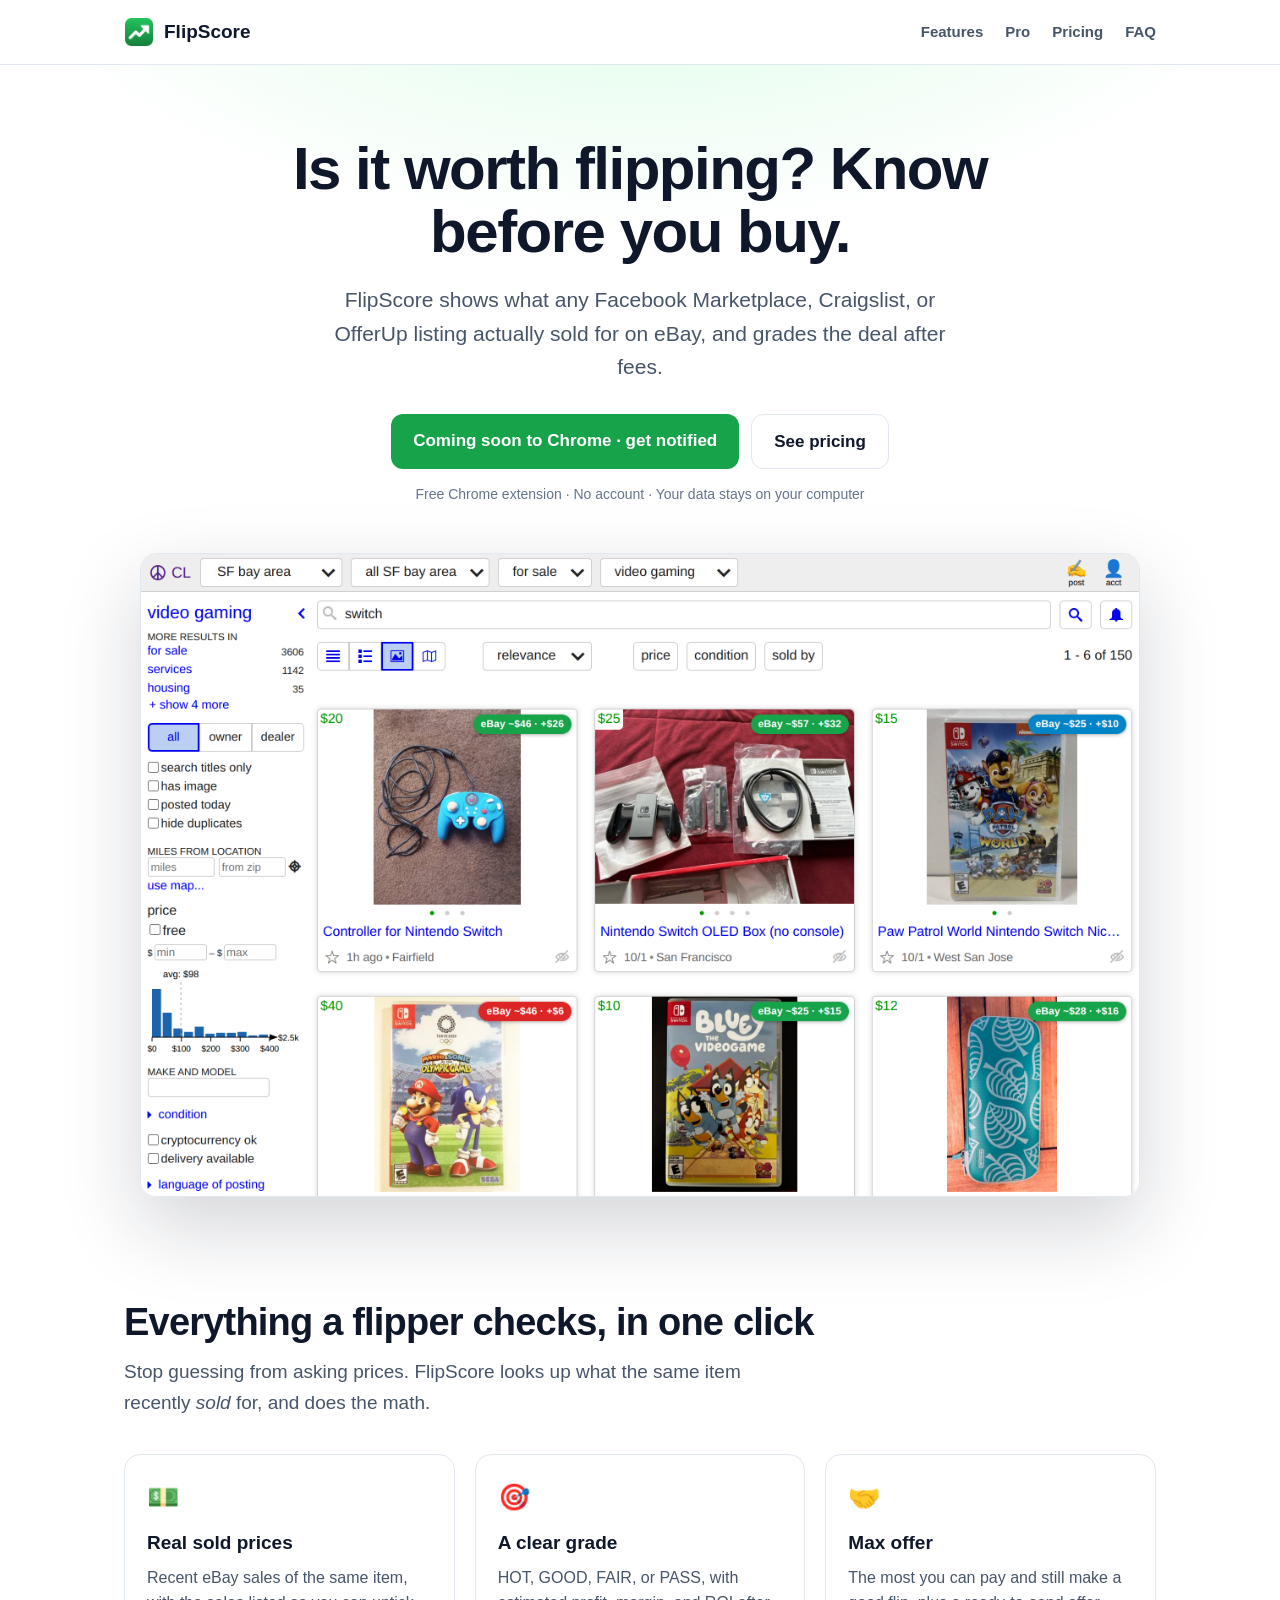
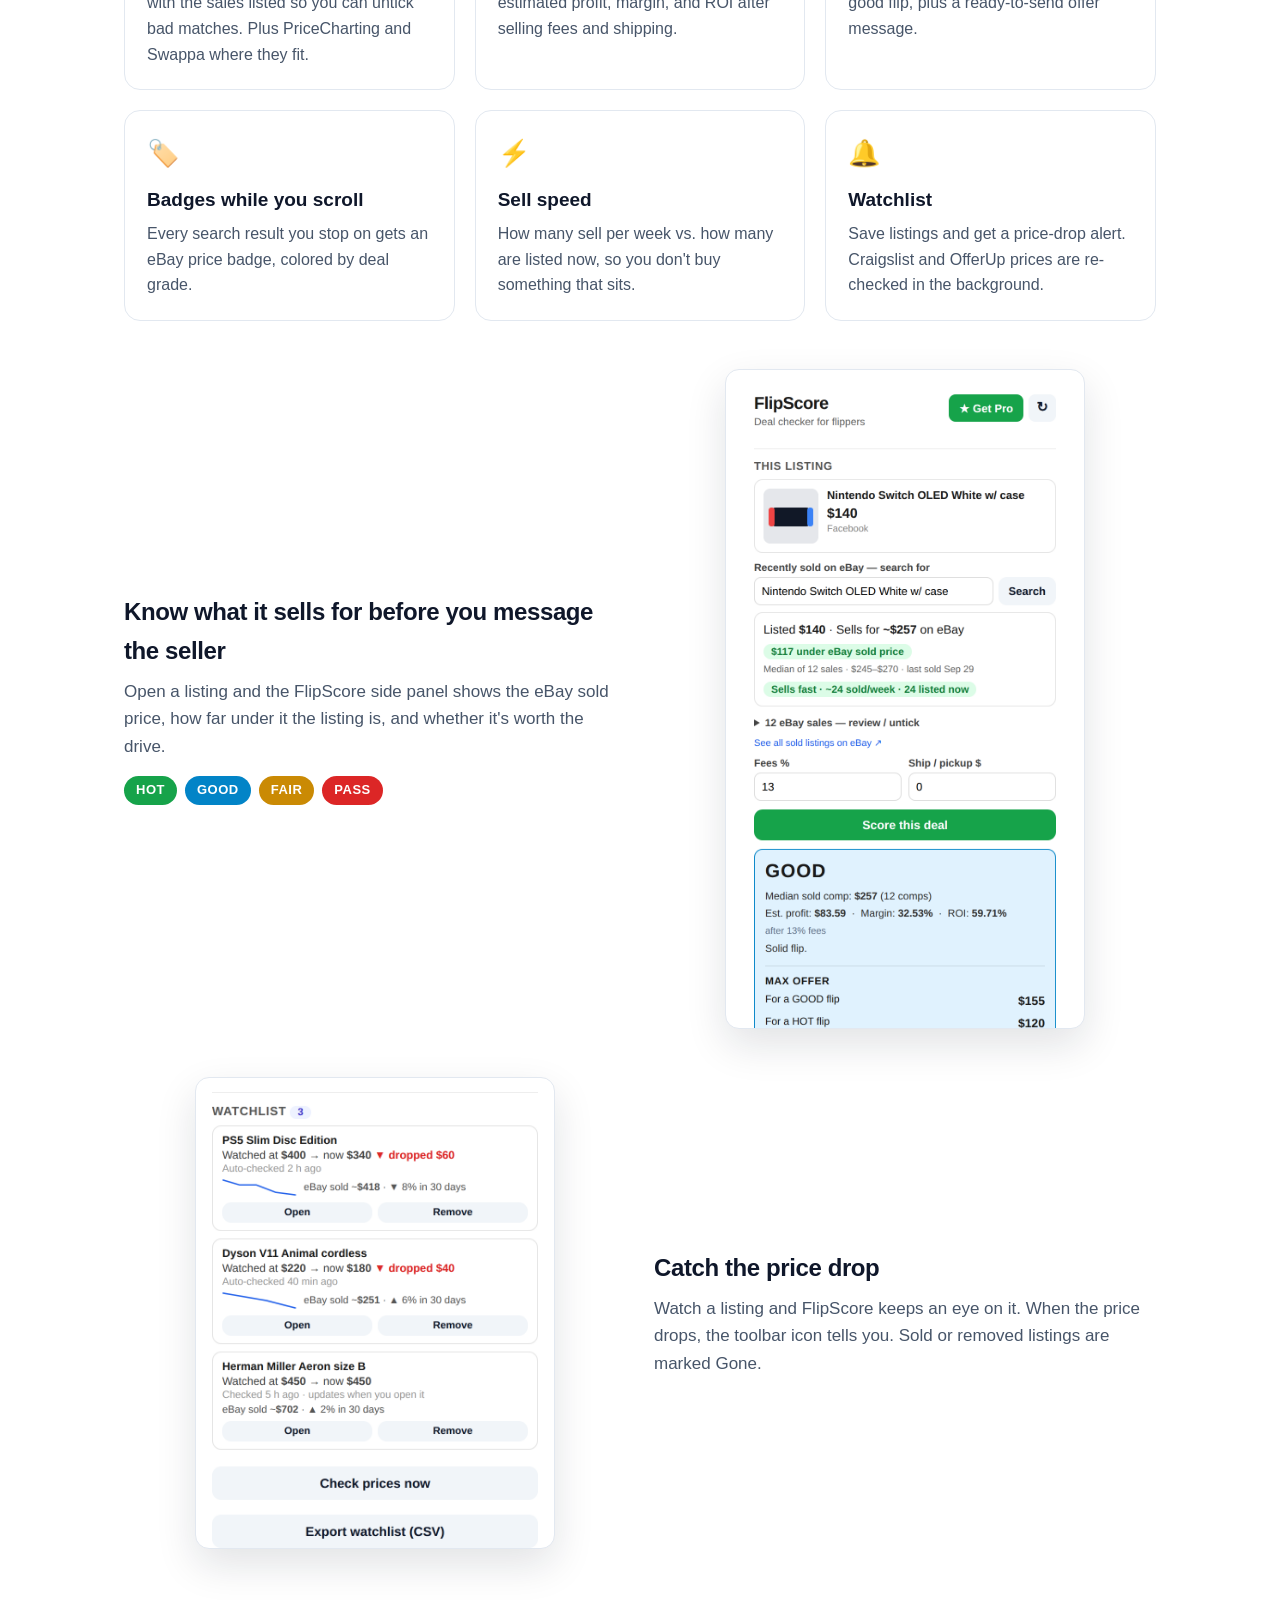
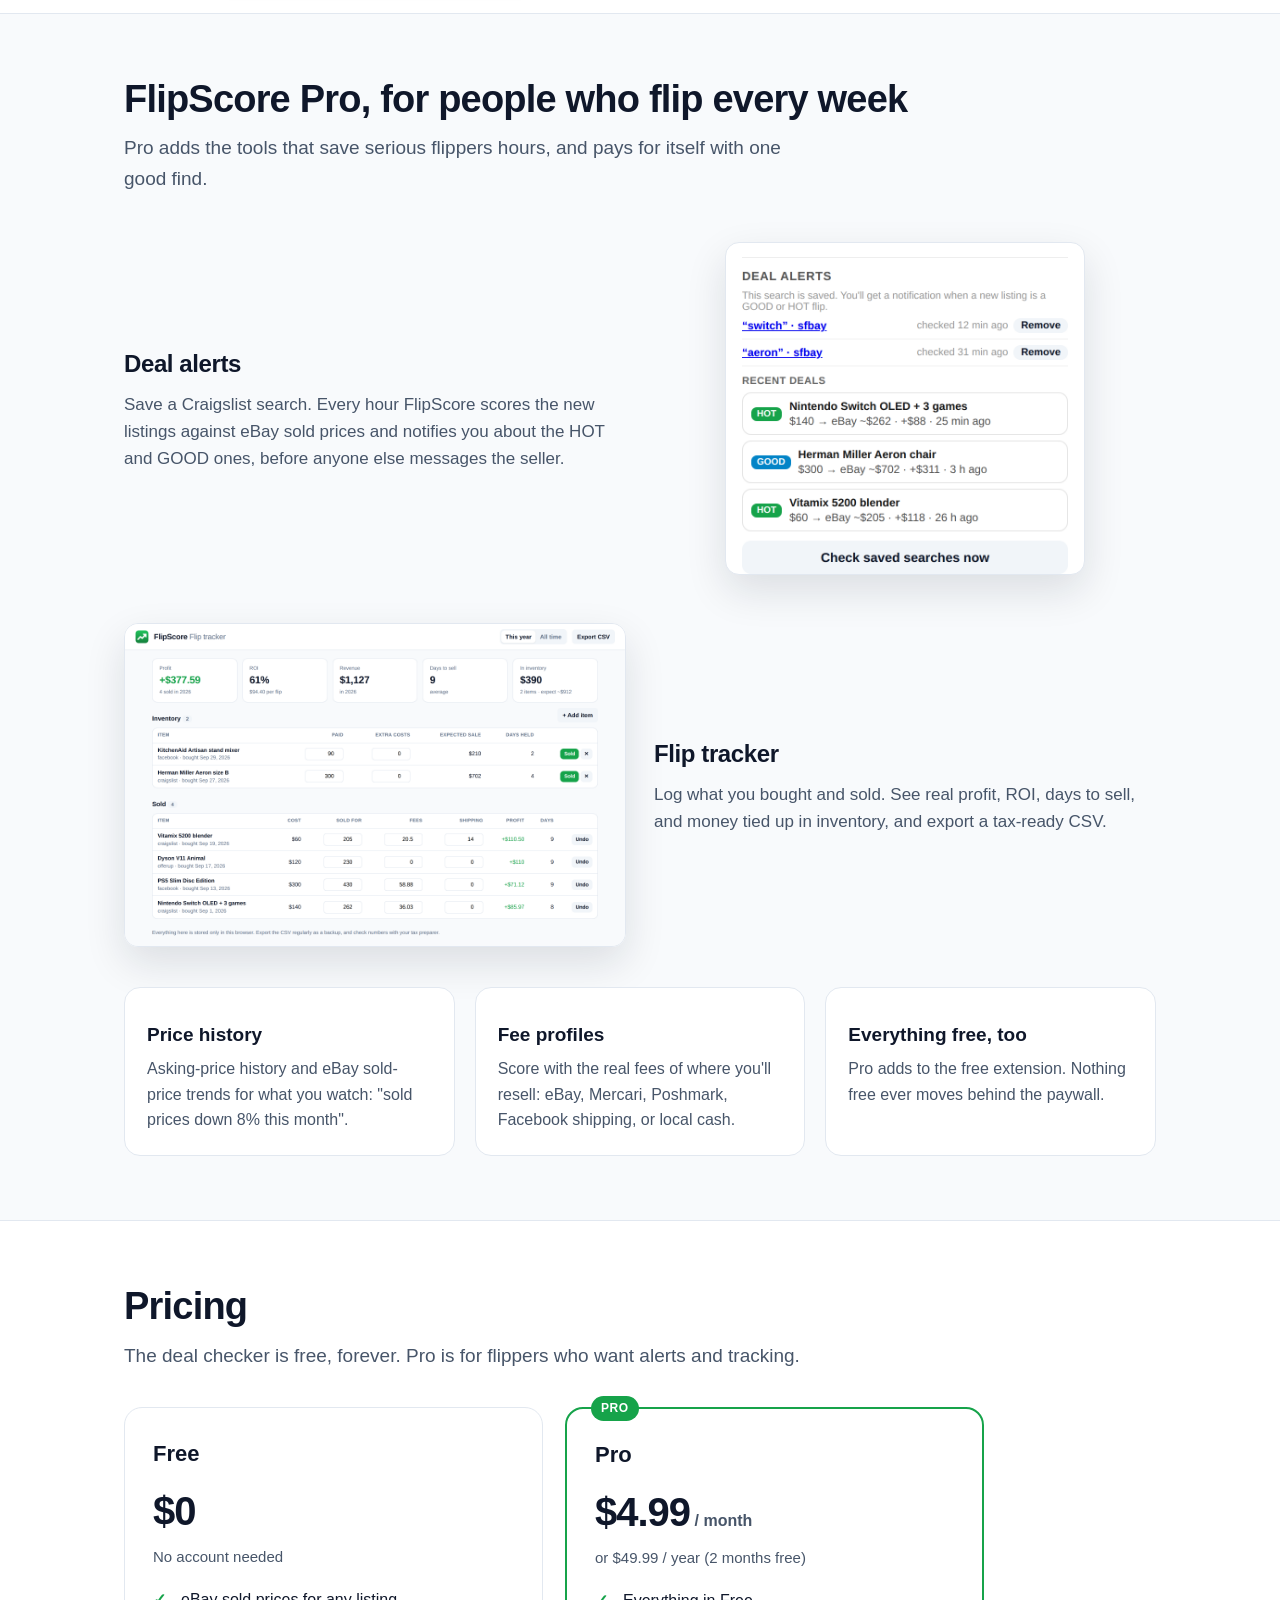
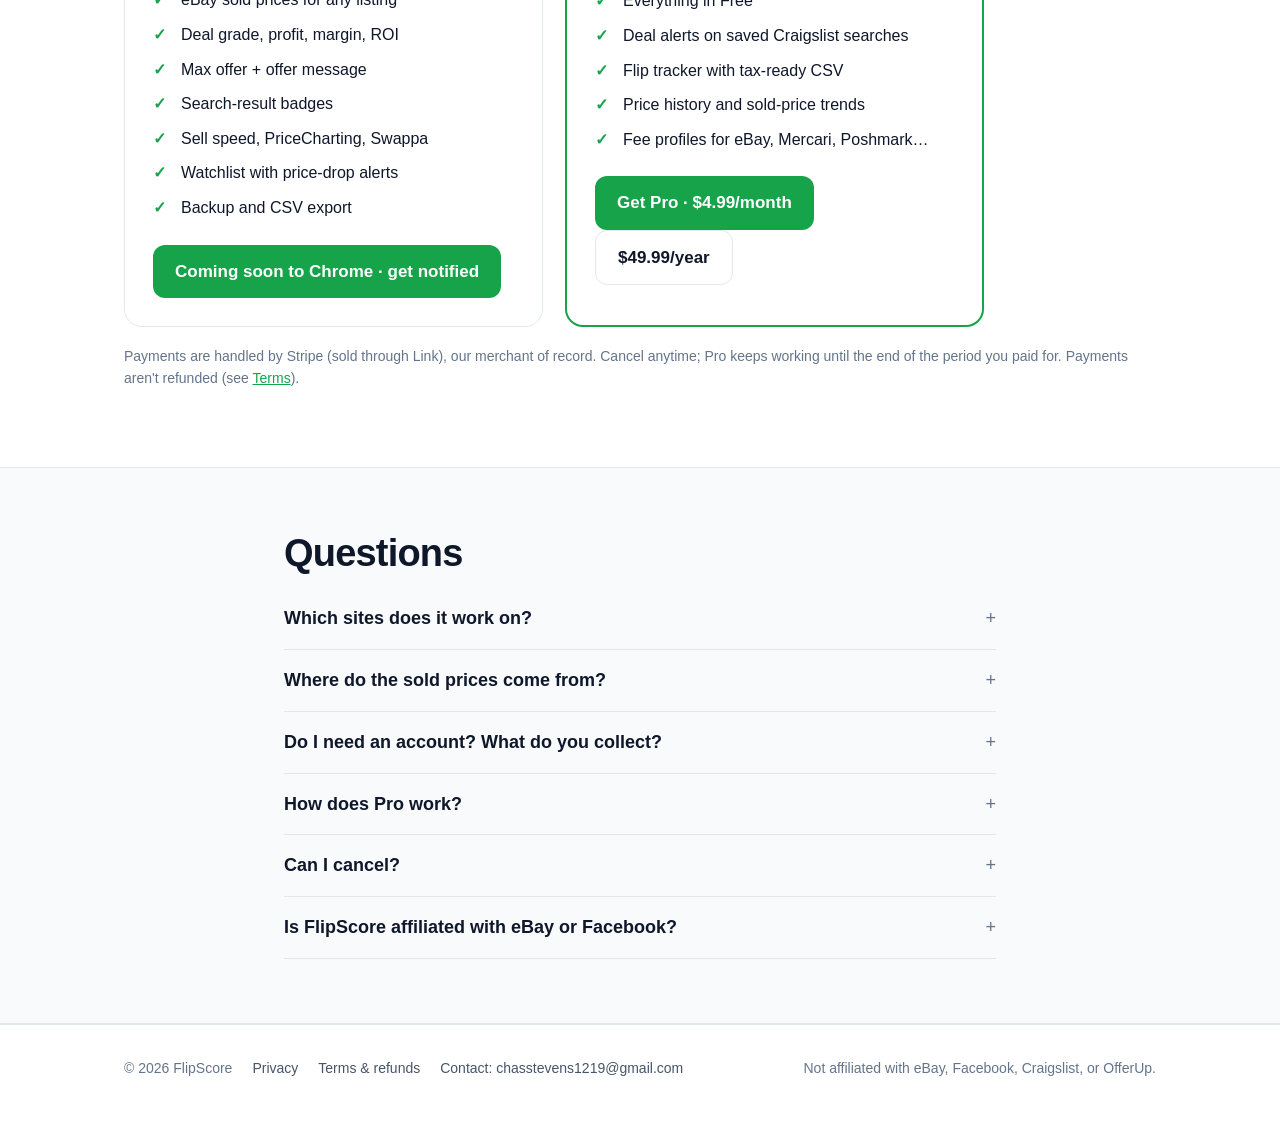
<file: index.html>
<!DOCTYPE html>
<html lang="en">
<head>
<meta charset="utf-8">
<meta name="viewport" content="width=device-width, initial-scale=1">
<title>FlipScore: is it worth flipping?</title>
<meta name="description" content="See what any Facebook Marketplace, Craigslist, or OfferUp listing sold for on eBay, and whether the flip is worth it. Free Chrome extension.">
<meta property="og:title" content="FlipScore: is it worth flipping?">
<meta property="og:description" content="See what any Facebook Marketplace, Craigslist, or OfferUp listing sold for on eBay, and whether the flip is worth it. Free Chrome extension.">
<meta property="og:image" content="assets/craigslist-badges.png">
<link rel="icon" href="assets/icon32.png">
<link rel="stylesheet" href="style.css">
</head>
<body>
<nav><div class="wrap">
  <a class="brand" href="index.html"><img src="assets/icon128.png" alt="">FlipScore</a>
  <div class="links">
    <a class="hide-sm" href="index.html#features">Features</a>
    <a class="hide-sm" href="index.html#pro">Pro</a>
    <a href="index.html#pricing">Pricing</a>
    <a href="index.html#faq">FAQ</a>
  </div>
</div></nav>
<main><header class="hero">
  <div class="wrap">
    <h1>Is it worth flipping? Know before you buy.</h1>
    <p class="sub">FlipScore shows what any Facebook Marketplace, Craigslist, or OfferUp listing actually sold for on eBay, and grades the deal after fees.</p>
    <div class="ctas">
      <a class="btn" href="mailto:chasstevens1219@gmail.com?subject=Tell%20me%20when%20FlipScore%20launches">Coming soon to Chrome · get notified</a>
      <a class="btn ghost" href="#pricing">See pricing</a>
    </div>
    <p class="note">Free Chrome extension · No account · Your data stays on your computer</p>
    <img class="shot" src="assets/craigslist-badges.png" alt="Craigslist search results with FlipScore badges showing each item's eBay sold price and profit" >
  </div>
</header>

<section id="features">
  <div class="wrap">
    <h2>Everything a flipper checks, in one click</h2>
    <p class="lead">Stop guessing from asking prices. FlipScore looks up what the same item recently <em>sold</em> for, and does the math.</p>
    <div class="grid3">
      <div class="feature"><div class="ico">💵</div><h3>Real sold prices</h3><p>Recent eBay sales of the same item, with the sales listed so you can untick bad matches. Plus PriceCharting and Swappa where they fit.</p></div>
      <div class="feature"><div class="ico">🎯</div><h3>A clear grade</h3><p>HOT, GOOD, FAIR, or PASS, with estimated profit, margin, and ROI after selling fees and shipping.</p></div>
      <div class="feature"><div class="ico">🤝</div><h3>Max offer</h3><p>The most you can pay and still make a good flip, plus a ready-to-send offer message.</p></div>
      <div class="feature"><div class="ico">🏷️</div><h3>Badges while you scroll</h3><p>Every search result you stop on gets an eBay price badge, colored by deal grade.</p></div>
      <div class="feature"><div class="ico">⚡</div><h3>Sell speed</h3><p>How many sell per week vs. how many are listed now, so you don't buy something that sits.</p></div>
      <div class="feature"><div class="ico">🔔</div><h3>Watchlist</h3><p>Save listings and get a price-drop alert. Craigslist and OfferUp prices are re-checked in the background.</p></div>
    </div>

    <div class="showcase">
      <div><h3>Know what it sells for before you message the seller</h3>
        <p>Open a listing and the FlipScore side panel shows the eBay sold price, how far under it the listing is, and whether it's worth the drive.</p>
        <div class="grades"><span class="g hot">HOT</span><span class="g good">GOOD</span><span class="g fair">FAIR</span><span class="g pass">PASS</span></div></div>
      <img class="panel" src="assets/panel-listing.png" alt="FlipScore side panel grading a Nintendo Switch listing as a GOOD flip" loading="lazy" >
    </div>
    <div class="showcase rev">
      <img class="panel" src="assets/panel-watchlist.png" alt="FlipScore watchlist with price drops and eBay sold-price trends" loading="lazy" >
      <div><h3>Catch the price drop</h3><p>Watch a listing and FlipScore keeps an eye on it. When the price drops, the toolbar icon tells you. Sold or removed listings are marked Gone.</p></div>
    </div>
  </div>
</section>

<section class="alt" id="pro">
  <div class="wrap">
    <h2>FlipScore Pro, for people who flip every week</h2>
    <p class="lead">Pro adds the tools that save serious flippers hours, and pays for itself with one good find.</p>
    <div class="showcase">
      <div><h3>Deal alerts</h3><p>Save a Craigslist search. Every hour FlipScore scores the new listings against eBay sold prices and notifies you about the HOT and GOOD ones, before anyone else messages the seller.</p></div>
      <img class="panel" src="assets/panel-alerts.png" alt="FlipScore deal alerts with a notification for a HOT flip" loading="lazy" >
    </div>
    <div class="showcase rev">
      <img src="assets/dashboard.png" alt="FlipScore flip tracker showing profit, ROI, inventory, and sold items" loading="lazy" >
      <div><h3>Flip tracker</h3><p>Log what you bought and sold. See real profit, ROI, days to sell, and money tied up in inventory, and export a tax-ready CSV.</p></div>
    </div>
    <div class="grid3" style="margin-top:40px">
      <div class="feature"><h3>Price history</h3><p>Asking-price history and eBay sold-price trends for what you watch: "sold prices down 8% this month".</p></div>
      <div class="feature"><h3>Fee profiles</h3><p>Score with the real fees of where you'll resell: eBay, Mercari, Poshmark, Facebook shipping, or local cash.</p></div>
      <div class="feature"><h3>Everything free, too</h3><p>Pro adds to the free extension. Nothing free ever moves behind the paywall.</p></div>
    </div>
  </div>
</section>

<section id="pricing">
  <div class="wrap">
    <h2>Pricing</h2>
    <p class="lead">The deal checker is free, forever. Pro is for flippers who want alerts and tracking.</p>
    <div class="pricing">
      <div class="plan">
        <h3>Free</h3>
        <div class="price">$0</div>
        <div class="alt-price">No account needed</div>
        <ul>
          <li>eBay sold prices for any listing</li>
          <li>Deal grade, profit, margin, ROI</li>
          <li>Max offer + offer message</li>
          <li>Search-result badges</li>
          <li>Sell speed, PriceCharting, Swappa</li>
          <li>Watchlist with price-drop alerts</li>
          <li>Backup and CSV export</li>
        </ul>
        <a class="btn" href="mailto:chasstevens1219@gmail.com?subject=Tell%20me%20when%20FlipScore%20launches">Coming soon to Chrome · get notified</a>
      </div>
      <div class="plan pro">
        <span class="tag">PRO</span>
        <h3>Pro</h3>
        <div class="price">$4.99<small> / month</small></div>
        <div class="alt-price">or $49.99 / year (2 months free)</div>
        <ul>
          <li>Everything in Free</li>
          <li>Deal alerts on saved Craigslist searches</li>
          <li>Flip tracker with tax-ready CSV</li>
          <li>Price history and sold-price trends</li>
          <li>Fee profiles for eBay, Mercari, Poshmark…</li>
        </ul>
        <a class="btn" href="https://buy.stripe.com/6oU4gsf6i2ugatA6ogfYY01">Get Pro · $4.99/month</a> <a class="btn ghost" href="https://buy.stripe.com/9B6bIUaQ2c4Q7ho13WfYY02">$49.99/year</a>
      </div>
    </div>
    <p class="fineprint">Payments are handled by Stripe (sold through Link), our merchant of record. Cancel anytime; Pro keeps working until the end of the period you paid for. Payments aren't refunded (see <a href="terms.html#cancellations-and-refunds">Terms</a>).</p>
  </div>
</section>

<section class="alt" id="faq">
  <div class="wrap faq">
    <h2>Questions</h2>
    <details><summary>Which sites does it work on?</summary><p>Facebook Marketplace, Craigslist, and OfferUp listings, in Google Chrome on a computer. Sold prices come from eBay, plus PriceCharting for games, cards, and LEGO and Swappa for phones and laptops.</p></details>
    <details><summary>Where do the sold prices come from?</summary><p>From eBay's public "sold items" search, looked up from your own browser when you open a listing. FlipScore filters out parts, accessories, and odd prices, and shows you every sale so you can untick bad matches.</p></details>
    <details><summary>Do I need an account? What do you collect?</summary><p>No account. FlipScore runs in your browser and keeps your watchlist, flips, and settings on your computer. We don't track you, show ads, or sell anything. Read the <a href="privacy.html">privacy policy</a>.</p></details>
    <details><summary>How does Pro work?</summary><p>Right after checkout you're shown your license key (save it). Paste it into FlipScore (side panel → ★ Get Pro → Activate). It works on up to 3 computers, and you can move it with "Deactivate on this computer". Lost your key? Email us from the address you paid with.</p></details>
    <details><summary>Can I cancel?</summary><p>Anytime, from your receipt email or at link.com. Pro keeps working until the end of the period you already paid for, and the free features keep working forever.</p></details>
    <details><summary>Is FlipScore affiliated with eBay or Facebook?</summary><p>No. FlipScore is an independent tool and isn't affiliated with eBay, Facebook, Craigslist, OfferUp, PriceCharting, or Swappa.</p></details>
  </div>
</section>
</main>
<footer><div class="wrap">
  <span>© 2026 FlipScore</span>
  <a href="privacy.html">Privacy</a>
  <a href="terms.html">Terms &amp; refunds</a>
  <a href="mailto:chasstevens1219@gmail.com">Contact: chasstevens1219@gmail.com</a>
  <span class="sp">Not affiliated with eBay, Facebook, Craigslist, or OfferUp.</span>
</div></footer>
</body>
</html>
</file>
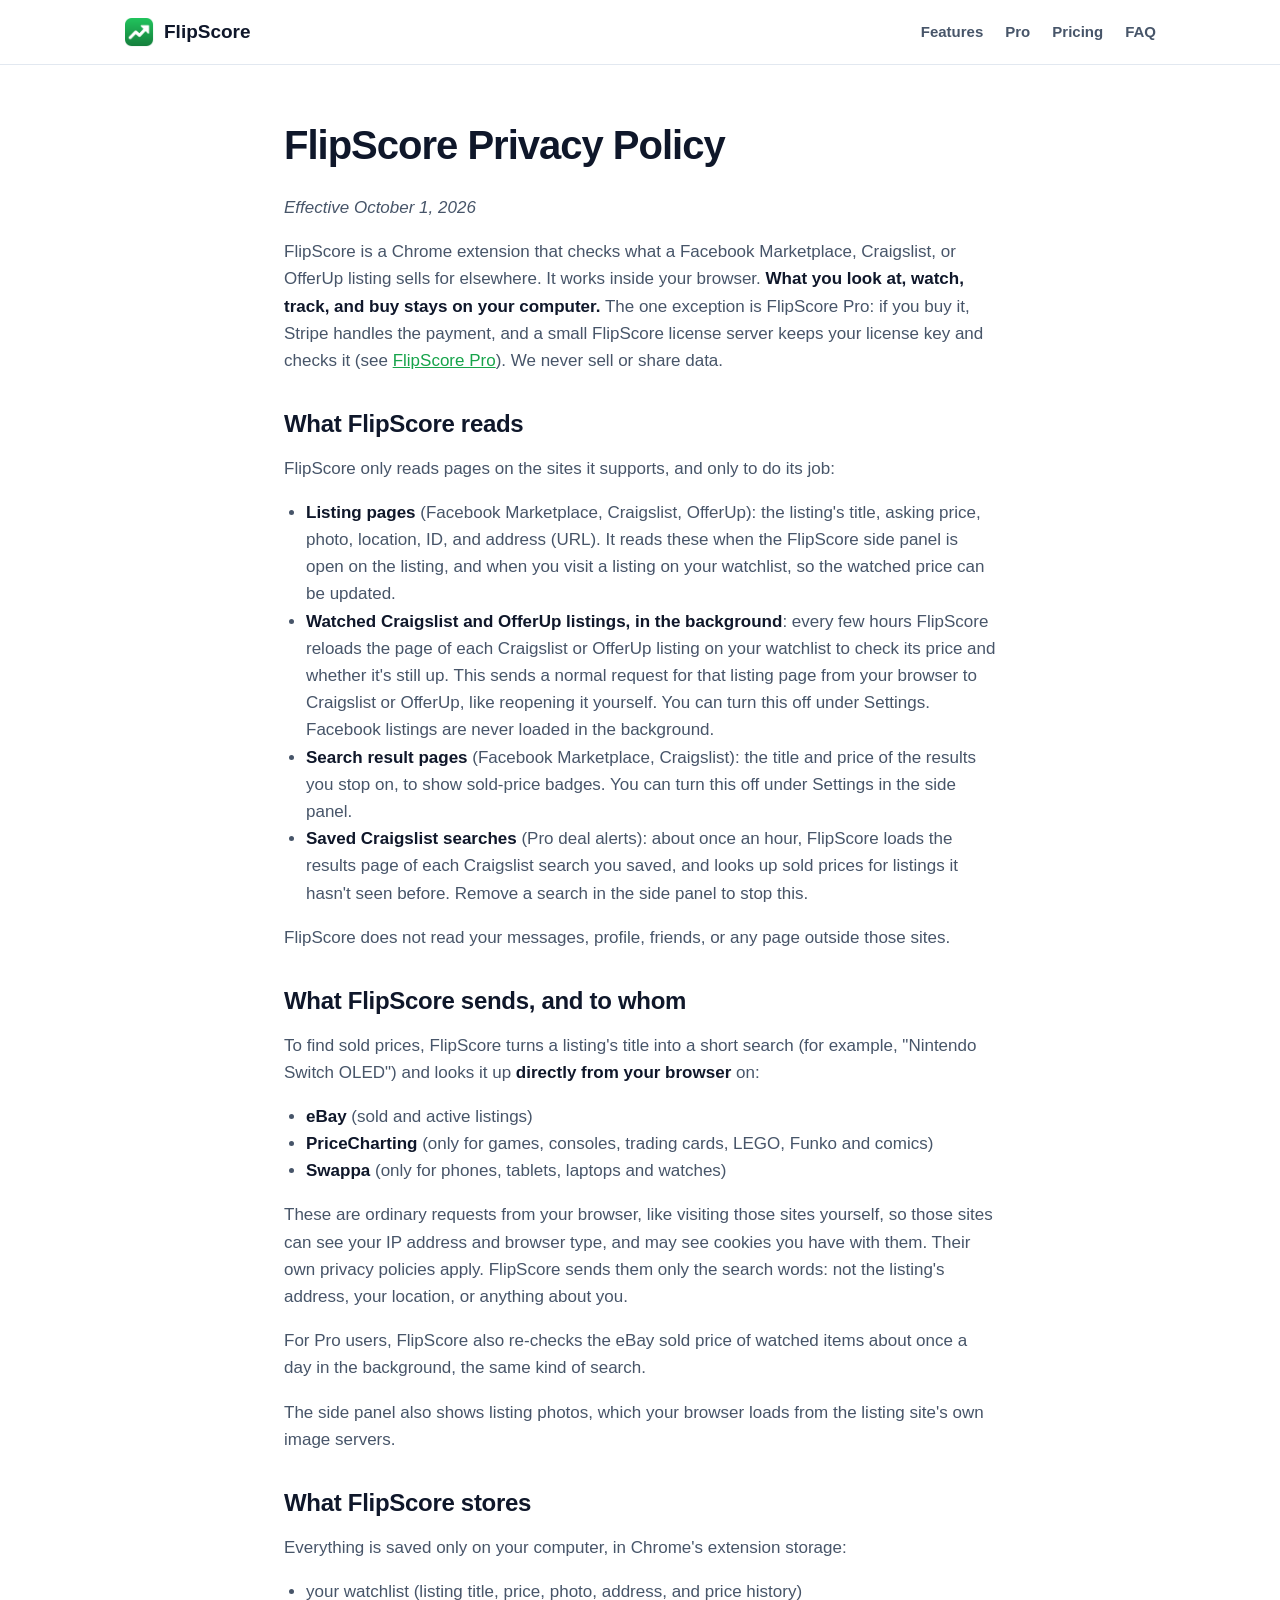
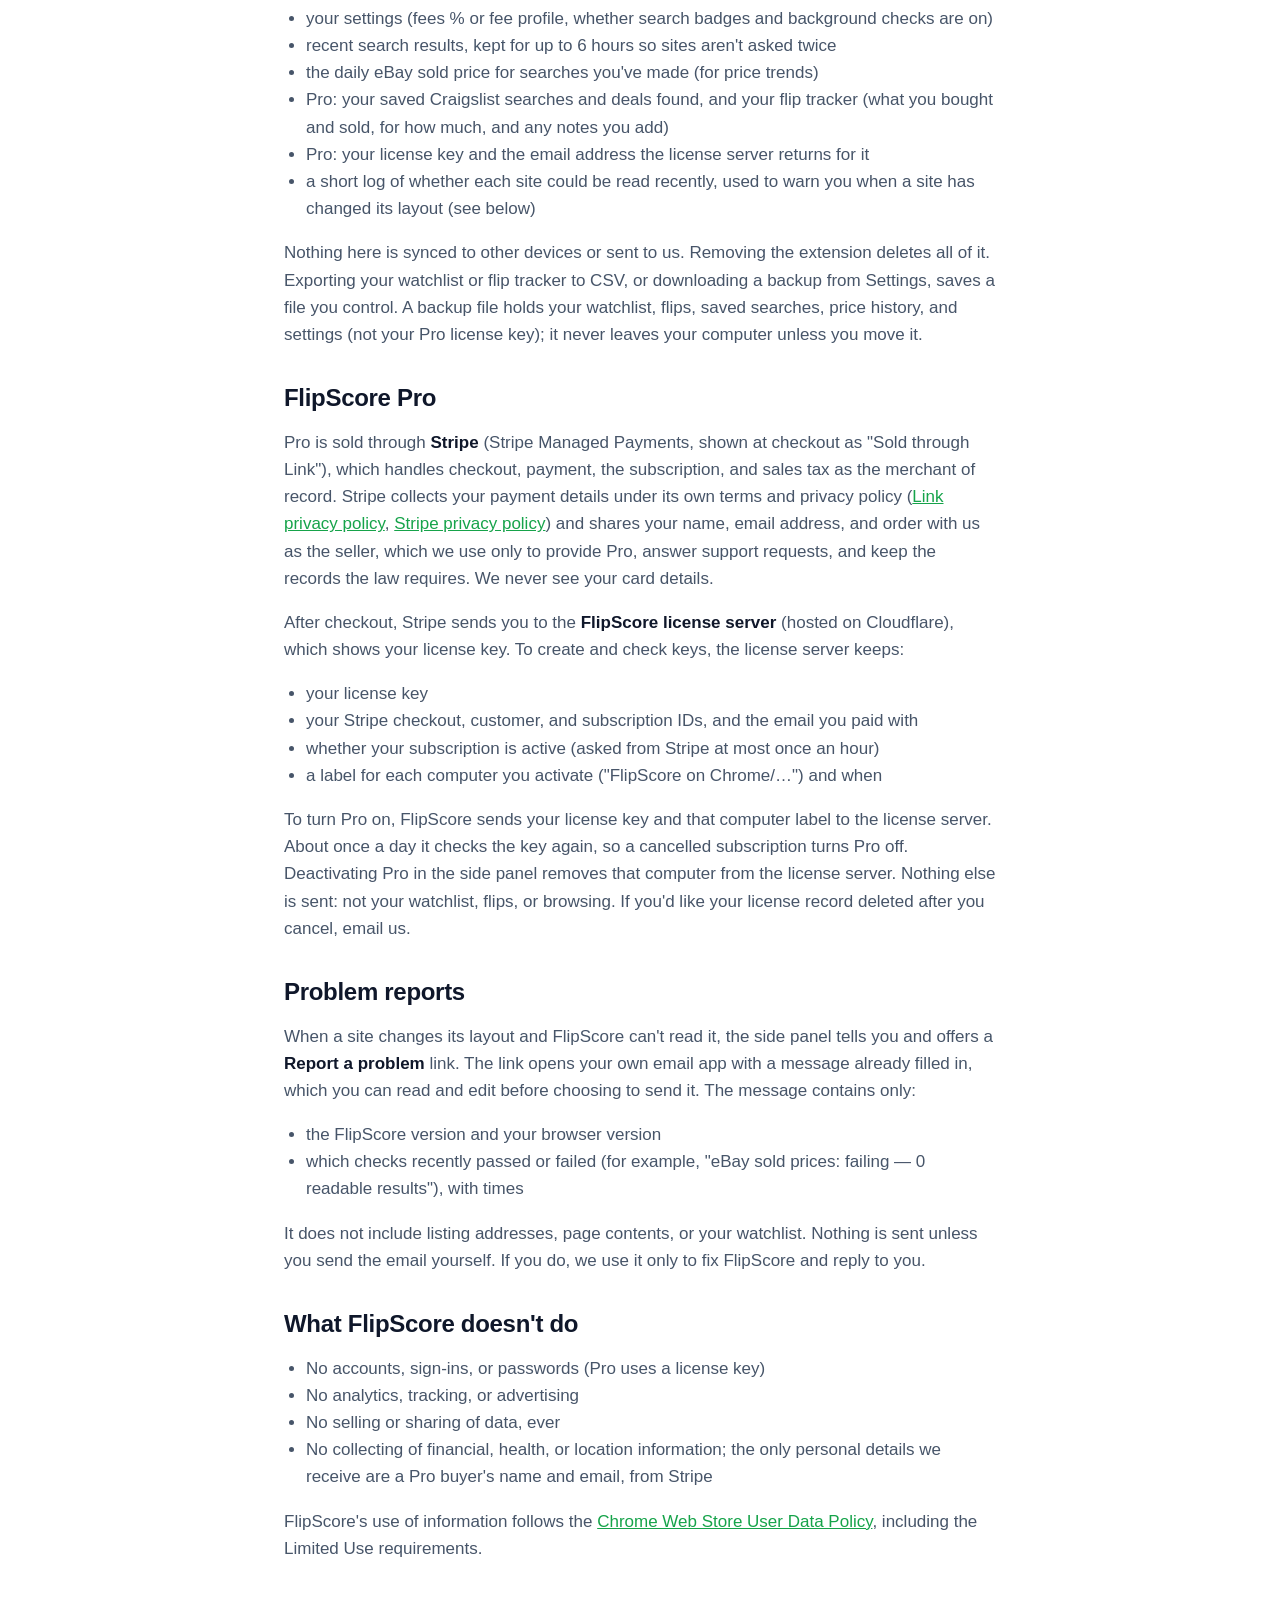
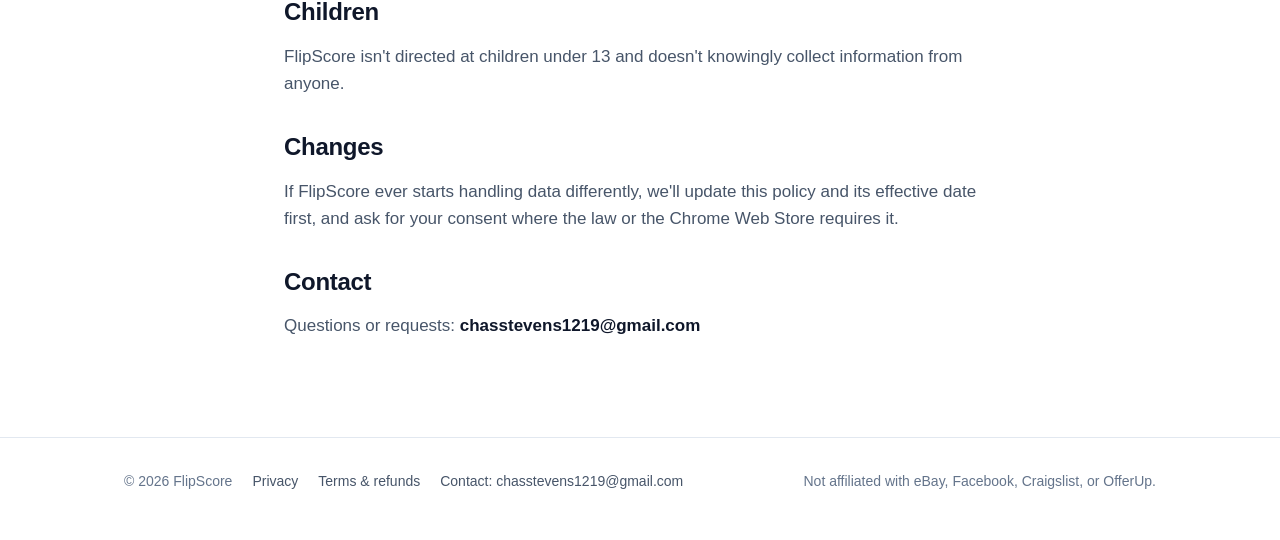
<file: privacy.html>
<!DOCTYPE html>
<html lang="en">
<head>
<meta charset="utf-8">
<meta name="viewport" content="width=device-width, initial-scale=1">
<title>Privacy Policy · FlipScore</title>
<meta name="description" content="How FlipScore handles information.">
<meta property="og:title" content="Privacy Policy · FlipScore">
<meta property="og:description" content="How FlipScore handles information.">
<meta property="og:image" content="assets/craigslist-badges.png">
<link rel="icon" href="assets/icon32.png">
<link rel="stylesheet" href="style.css">
</head>
<body>
<nav><div class="wrap">
  <a class="brand" href="index.html"><img src="assets/icon128.png" alt="">FlipScore</a>
  <div class="links">
    <a class="hide-sm" href="index.html#features">Features</a>
    <a class="hide-sm" href="index.html#pro">Pro</a>
    <a href="index.html#pricing">Pricing</a>
    <a href="index.html#faq">FAQ</a>
  </div>
</div></nav>
<main class="doc"><h1 id="flipscore-privacy-policy">FlipScore Privacy Policy</h1>
<p><em>Effective October 1, 2026</em></p>
<p>FlipScore is a Chrome extension that checks what a Facebook Marketplace, Craigslist, or OfferUp listing sells for elsewhere. It works inside your browser. <strong>What you look at, watch, track, and buy stays on your computer.</strong> The one exception is FlipScore Pro: if you buy it, Stripe handles the payment, and a small FlipScore license server keeps your license key and checks it (see <a href="#flipscore-pro">FlipScore Pro</a>). We never sell or share data.</p>
<h2 id="what-flipscore-reads">What FlipScore reads</h2>
<p>FlipScore only reads pages on the sites it supports, and only to do its job:</p>
<ul><li><strong>Listing pages</strong> (Facebook Marketplace, Craigslist, OfferUp): the listing's title, asking price, photo, location, ID, and address (URL). It reads these when the FlipScore side panel is open on the listing, and when you visit a listing on your watchlist, so the watched price can be updated.</li><li><strong>Watched Craigslist and OfferUp listings, in the background</strong>: every few hours FlipScore reloads the page of each Craigslist or OfferUp listing on your watchlist to check its price and whether it's still up. This sends a normal request for that listing page from your browser to Craigslist or OfferUp, like reopening it yourself. You can turn this off under Settings. Facebook listings are never loaded in the background.</li><li><strong>Search result pages</strong> (Facebook Marketplace, Craigslist): the title and price of the results you stop on, to show sold-price badges. You can turn this off under Settings in the side panel.</li><li><strong>Saved Craigslist searches</strong> (Pro deal alerts): about once an hour, FlipScore loads the results page of each Craigslist search you saved, and looks up sold prices for listings it hasn't seen before. Remove a search in the side panel to stop this.</li></ul>
<p>FlipScore does not read your messages, profile, friends, or any page outside those sites.</p>
<h2 id="what-flipscore-sends-and-to-whom">What FlipScore sends, and to whom</h2>
<p>To find sold prices, FlipScore turns a listing's title into a short search (for example, "Nintendo Switch OLED") and looks it up <strong>directly from your browser</strong> on:</p>
<ul><li><strong>eBay</strong> (sold and active listings)</li><li><strong>PriceCharting</strong> (only for games, consoles, trading cards, LEGO, Funko and comics)</li><li><strong>Swappa</strong> (only for phones, tablets, laptops and watches)</li></ul>
<p>These are ordinary requests from your browser, like visiting those sites yourself, so those sites can see your IP address and browser type, and may see cookies you have with them. Their own privacy policies apply. FlipScore sends them only the search words: not the listing's address, your location, or anything about you.</p>
<p>For Pro users, FlipScore also re-checks the eBay sold price of watched items about once a day in the background, the same kind of search.</p>
<p>The side panel also shows listing photos, which your browser loads from the listing site's own image servers.</p>
<h2 id="what-flipscore-stores">What FlipScore stores</h2>
<p>Everything is saved only on your computer, in Chrome's extension storage:</p>
<ul><li>your watchlist (listing title, price, photo, address, and price history)</li><li>your settings (fees % or fee profile, whether search badges and background checks are on)</li><li>recent search results, kept for up to 6 hours so sites aren't asked twice</li><li>the daily eBay sold price for searches you've made (for price trends)</li><li>Pro: your saved Craigslist searches and deals found, and your flip tracker (what you bought and sold, for how much, and any notes you add)</li><li>Pro: your license key and the email address the license server returns for it</li><li>a short log of whether each site could be read recently, used to warn you when a site has changed its layout (see below)</li></ul>
<p>Nothing here is synced to other devices or sent to us. Removing the extension deletes all of it. Exporting your watchlist or flip tracker to CSV, or downloading a backup from Settings, saves a file you control. A backup file holds your watchlist, flips, saved searches, price history, and settings (not your Pro license key); it never leaves your computer unless you move it.</p>
<h2 id="flipscore-pro">FlipScore Pro</h2>
<p>Pro is sold through <strong>Stripe</strong> (Stripe Managed Payments, shown at checkout as "Sold through Link"), which handles checkout, payment, the subscription, and sales tax as the merchant of record. Stripe collects your payment details under its own terms and privacy policy (<a href="https://link.com/privacy">Link privacy policy</a>, <a href="https://stripe.com/privacy">Stripe privacy policy</a>) and shares your name, email address, and order with us as the seller, which we use only to provide Pro, answer support requests, and keep the records the law requires. We never see your card details.</p>
<p>After checkout, Stripe sends you to the <strong>FlipScore license server</strong> (hosted on Cloudflare), which shows your license key. To create and check keys, the license server keeps:</p>
<ul><li>your license key</li><li>your Stripe checkout, customer, and subscription IDs, and the email you paid with</li><li>whether your subscription is active (asked from Stripe at most once an hour)</li><li>a label for each computer you activate ("FlipScore on Chrome/…") and when</li></ul>
<p>To turn Pro on, FlipScore sends your license key and that computer label to the license server. About once a day it checks the key again, so a cancelled subscription turns Pro off. Deactivating Pro in the side panel removes that computer from the license server. Nothing else is sent: not your watchlist, flips, or browsing. If you'd like your license record deleted after you cancel, email us.</p>
<h2 id="problem-reports">Problem reports</h2>
<p>When a site changes its layout and FlipScore can't read it, the side panel tells you and offers a <strong>Report a problem</strong> link. The link opens your own email app with a message already filled in, which you can read and edit before choosing to send it. The message contains only:</p>
<ul><li>the FlipScore version and your browser version</li><li>which checks recently passed or failed (for example, "eBay sold prices: failing — 0 readable results"), with times</li></ul>
<p>It does not include listing addresses, page contents, or your watchlist. Nothing is sent unless you send the email yourself. If you do, we use it only to fix FlipScore and reply to you.</p>
<h2 id="what-flipscore-doesn-t-do">What FlipScore doesn't do</h2>
<ul><li>No accounts, sign-ins, or passwords (Pro uses a license key)</li><li>No analytics, tracking, or advertising</li><li>No selling or sharing of data, ever</li><li>No collecting of financial, health, or location information; the only personal details we receive are a Pro buyer's name and email, from Stripe</li></ul>
<p>FlipScore's use of information follows the <a href="https://developer.chrome.com/docs/webstore/program-policies/user-data-faq">Chrome Web Store User Data Policy</a>, including the Limited Use requirements.</p>
<h2 id="children">Children</h2>
<p>FlipScore isn't directed at children under 13 and doesn't knowingly collect information from anyone.</p>
<h2 id="changes">Changes</h2>
<p>If FlipScore ever starts handling data differently, we'll update this policy and its effective date first, and ask for your consent where the law or the Chrome Web Store requires it.</p>
<h2 id="contact">Contact</h2>
<p>Questions or requests: <strong>chasstevens1219@gmail.com</strong> </p></main>
<footer><div class="wrap">
  <span>© 2026 FlipScore</span>
  <a href="privacy.html">Privacy</a>
  <a href="terms.html">Terms &amp; refunds</a>
  <a href="mailto:chasstevens1219@gmail.com">Contact: chasstevens1219@gmail.com</a>
  <span class="sp">Not affiliated with eBay, Facebook, Craigslist, or OfferUp.</span>
</div></footer>
</body>
</html>
</file>
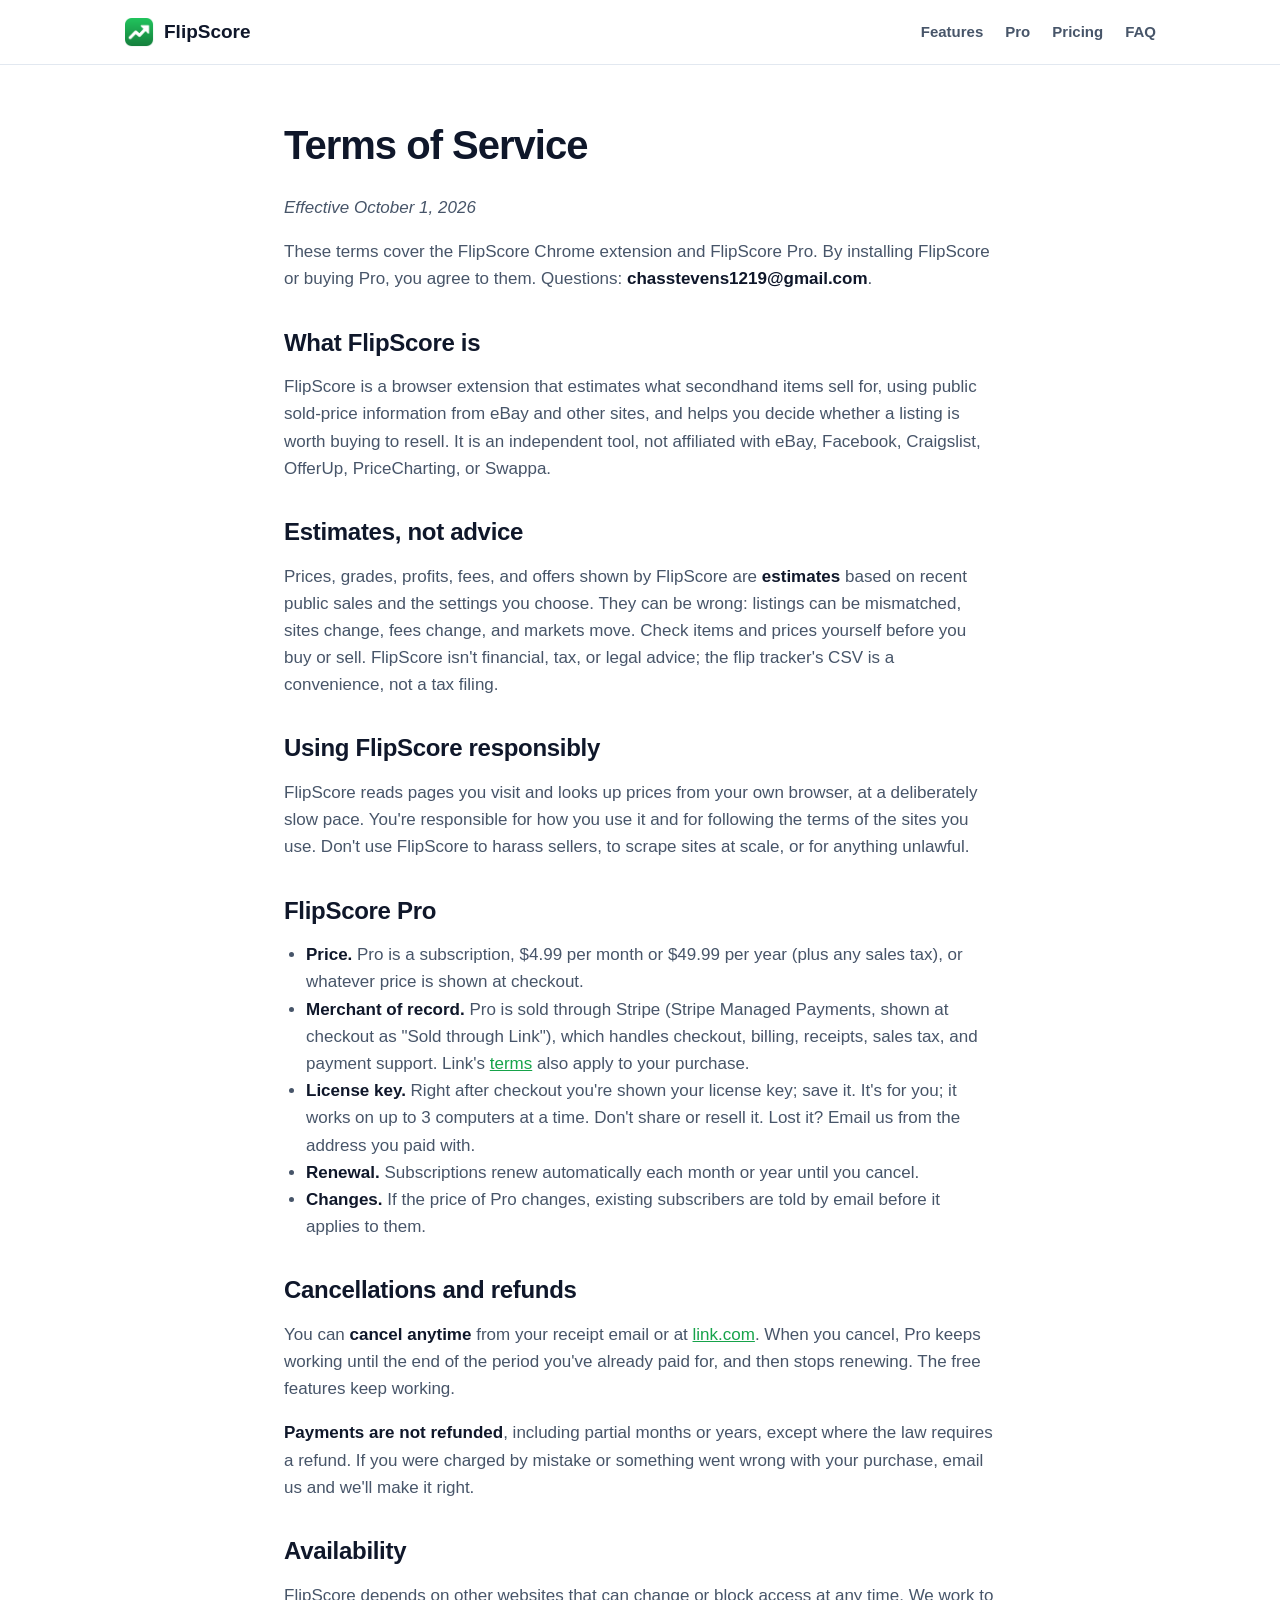
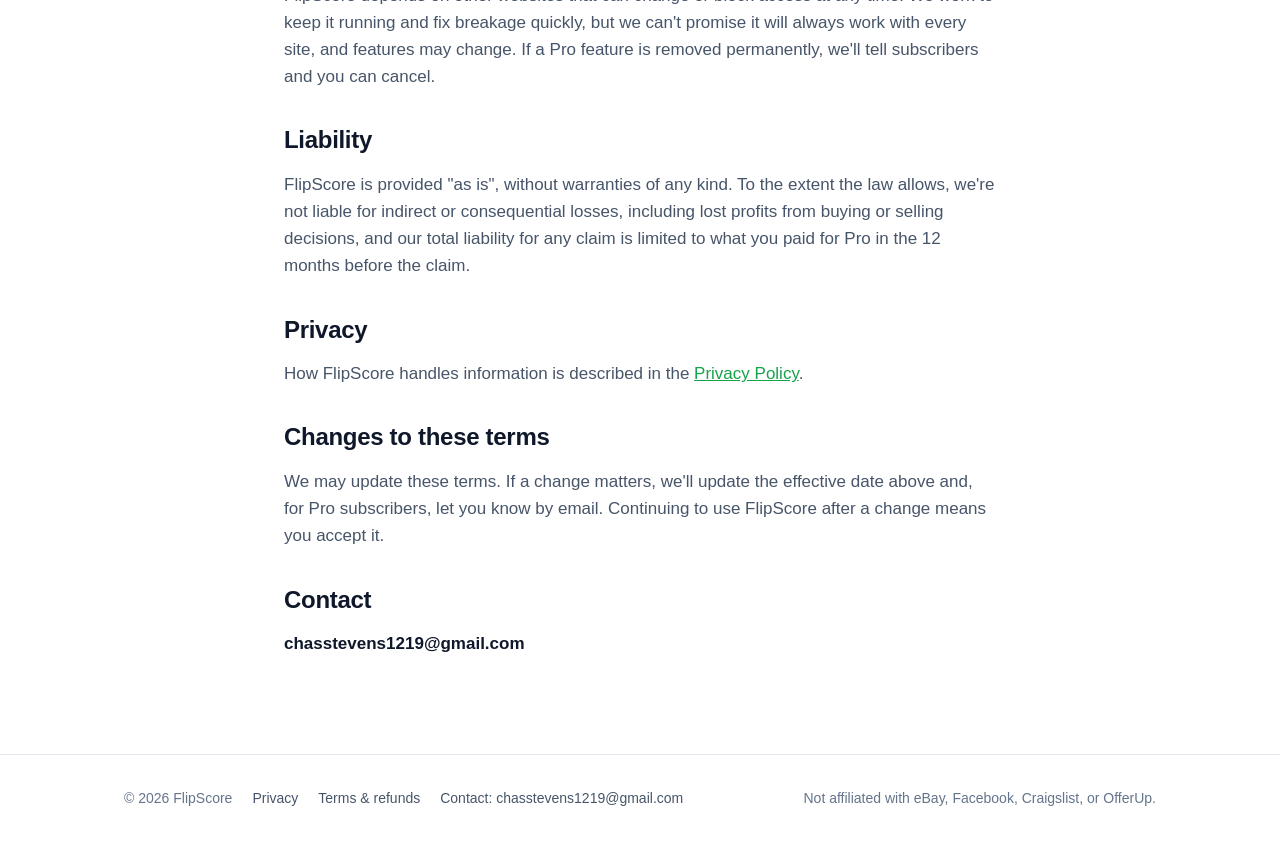
<file: terms.html>
<!DOCTYPE html>
<html lang="en">
<head>
<meta charset="utf-8">
<meta name="viewport" content="width=device-width, initial-scale=1">
<title>Terms of Service · FlipScore</title>
<meta name="description" content="FlipScore terms of service, cancellations and refunds.">
<meta property="og:title" content="Terms of Service · FlipScore">
<meta property="og:description" content="FlipScore terms of service, cancellations and refunds.">
<meta property="og:image" content="assets/craigslist-badges.png">
<link rel="icon" href="assets/icon32.png">
<link rel="stylesheet" href="style.css">
</head>
<body>
<nav><div class="wrap">
  <a class="brand" href="index.html"><img src="assets/icon128.png" alt="">FlipScore</a>
  <div class="links">
    <a class="hide-sm" href="index.html#features">Features</a>
    <a class="hide-sm" href="index.html#pro">Pro</a>
    <a href="index.html#pricing">Pricing</a>
    <a href="index.html#faq">FAQ</a>
  </div>
</div></nav>
<main class="doc"><h1 id="terms-of-service">Terms of Service</h1>
<p><em>Effective October 1, 2026</em></p>
<p>These terms cover the FlipScore Chrome extension and FlipScore Pro. By installing FlipScore or buying Pro, you agree to them. Questions: <strong>chasstevens1219@gmail.com</strong>.</p>
<h2 id="what-flipscore-is">What FlipScore is</h2>
<p>FlipScore is a browser extension that estimates what secondhand items sell for, using public sold-price information from eBay and other sites, and helps you decide whether a listing is worth buying to resell. It is an independent tool, not affiliated with eBay, Facebook, Craigslist, OfferUp, PriceCharting, or Swappa.</p>
<h2 id="estimates-not-advice">Estimates, not advice</h2>
<p>Prices, grades, profits, fees, and offers shown by FlipScore are <strong>estimates</strong> based on recent public sales and the settings you choose. They can be wrong: listings can be mismatched, sites change, fees change, and markets move. Check items and prices yourself before you buy or sell. FlipScore isn't financial, tax, or legal advice; the flip tracker's CSV is a convenience, not a tax filing.</p>
<h2 id="using-flipscore-responsibly">Using FlipScore responsibly</h2>
<p>FlipScore reads pages you visit and looks up prices from your own browser, at a deliberately slow pace. You're responsible for how you use it and for following the terms of the sites you use. Don't use FlipScore to harass sellers, to scrape sites at scale, or for anything unlawful.</p>
<h2 id="flipscore-pro">FlipScore Pro</h2>
<ul><li><strong>Price.</strong> Pro is a subscription, $4.99 per month or $49.99 per year (plus any sales tax), or whatever price is shown at checkout.</li><li><strong>Merchant of record.</strong> Pro is sold through Stripe (Stripe Managed Payments, shown at checkout as "Sold through Link"), which handles checkout, billing, receipts, sales tax, and payment support. Link's <a href="https://link.com/terms">terms</a> also apply to your purchase.</li><li><strong>License key.</strong> Right after checkout you're shown your license key; save it. It's for you; it works on up to 3 computers at a time. Don't share or resell it. Lost it? Email us from the address you paid with.</li><li><strong>Renewal.</strong> Subscriptions renew automatically each month or year until you cancel.</li><li><strong>Changes.</strong> If the price of Pro changes, existing subscribers are told by email before it applies to them.</li></ul>
<h2 id="cancellations-and-refunds">Cancellations and refunds</h2>
<p>You can <strong>cancel anytime</strong> from your receipt email or at <a href="https://link.com">link.com</a>. When you cancel, Pro keeps working until the end of the period you've already paid for, and then stops renewing. The free features keep working.</p>
<p><strong>Payments are not refunded</strong>, including partial months or years, except where the law requires a refund. If you were charged by mistake or something went wrong with your purchase, email us and we'll make it right.</p>
<h2 id="availability">Availability</h2>
<p>FlipScore depends on other websites that can change or block access at any time. We work to keep it running and fix breakage quickly, but we can't promise it will always work with every site, and features may change. If a Pro feature is removed permanently, we'll tell subscribers and you can cancel.</p>
<h2 id="liability">Liability</h2>
<p>FlipScore is provided "as is", without warranties of any kind. To the extent the law allows, we're not liable for indirect or consequential losses, including lost profits from buying or selling decisions, and our total liability for any claim is limited to what you paid for Pro in the 12 months before the claim.</p>
<h2 id="privacy">Privacy</h2>
<p>How FlipScore handles information is described in the <a href="privacy.html">Privacy Policy</a>.</p>
<h2 id="changes-to-these-terms">Changes to these terms</h2>
<p>We may update these terms. If a change matters, we'll update the effective date above and, for Pro subscribers, let you know by email. Continuing to use FlipScore after a change means you accept it.</p>
<h2 id="contact">Contact</h2>
<p><strong>chasstevens1219@gmail.com</strong> </p></main>
<footer><div class="wrap">
  <span>© 2026 FlipScore</span>
  <a href="privacy.html">Privacy</a>
  <a href="terms.html">Terms &amp; refunds</a>
  <a href="mailto:chasstevens1219@gmail.com">Contact: chasstevens1219@gmail.com</a>
  <span class="sp">Not affiliated with eBay, Facebook, Craigslist, or OfferUp.</span>
</div></footer>
</body>
</html>
</file>
<file: style.css>
:root {
  --bg: #ffffff; --soft: #f8fafc; --card: #ffffff; --text: #0f172a; --muted: #475569; --faint: #64748b; --line: #e2e8f0;
  --green: #16a34a; --green-dark: #15803d; --green-soft: #dcfce7; --blue: #0284c7;
}
@media (prefers-color-scheme: dark) {
  :root { --bg: #0b1220; --soft: #0f172a; --card: #111a2e; --text: #e2e8f0; --muted: #a3b2c6; --faint: #8796ab; --line: #1e293b; --green-soft: #052e16; }
}
* { box-sizing: border-box; }
html { scroll-behavior: smooth; }
body { margin: 0; background: var(--bg); color: var(--text); font: 17px/1.6 -apple-system, "Segoe UI", Roboto, Helvetica, Arial, sans-serif; }
a { color: var(--green); }
img { max-width: 100%; height: auto; }
.wrap { max-width: 1080px; margin: 0 auto; padding: 0 24px; }
nav { position: sticky; top: 0; z-index: 5; background: color-mix(in srgb, var(--bg) 88%, transparent); backdrop-filter: blur(8px); border-bottom: 1px solid var(--line); }
nav .wrap { display: flex; align-items: center; gap: 24px; height: 64px; }
nav .brand { display: flex; align-items: center; gap: 10px; font-weight: 800; font-size: 19px; color: var(--text); text-decoration: none; }
nav .brand img { width: 30px; height: 30px; }
nav .links { margin-left: auto; display: flex; gap: 22px; align-items: center; }
nav .links a { color: var(--muted); text-decoration: none; font-size: 15px; font-weight: 600; }
nav .links a:hover { color: var(--text); }
.btn { display: inline-block; text-decoration: none; font-weight: 700; border-radius: 12px; padding: 13px 22px; background: var(--green); color: #fff !important; border: 0; }
.btn:hover { background: var(--green-dark); }
.btn.ghost { background: transparent; color: var(--text) !important; border: 1px solid var(--line); }
.btn.small { padding: 8px 14px; font-size: 14px; border-radius: 10px; }
.hero { padding: 72px 0 40px; text-align: center; background: radial-gradient(900px 400px at 50% -10%, var(--green-soft), transparent 70%); }
.hero h1 { font-size: clamp(36px, 6vw, 60px); line-height: 1.05; letter-spacing: -1.5px; margin: 0 auto; max-width: 820px; }
.hero p.sub { font-size: clamp(18px, 2.4vw, 21px); color: var(--muted); max-width: 660px; margin: 20px auto 30px; }
.hero .ctas { display: flex; gap: 12px; justify-content: center; flex-wrap: wrap; }
.hero .note { color: var(--faint); font-size: 14px; margin-top: 14px; }
.hero .shot { margin: 48px auto 0; aspect-ratio: 1180 / 760; width: 100%; max-width: 1000px; border-radius: 16px; box-shadow: 0 30px 80px rgba(15, 23, 42, .18); border: 1px solid var(--line); display: block; }
section { padding: 64px 0; }
section.alt { background: var(--soft); border-top: 1px solid var(--line); border-bottom: 1px solid var(--line); }
h2 { font-size: clamp(28px, 4vw, 38px); letter-spacing: -0.8px; line-height: 1.15; margin: 0 0 12px; }
.lead { color: var(--muted); font-size: 19px; max-width: 680px; margin: 0 0 36px; }
.grid3 { display: grid; grid-template-columns: repeat(3, 1fr); gap: 20px; }
.feature { background: var(--card); border: 1px solid var(--line); border-radius: 16px; padding: 22px; }
.feature h3 { margin: 10px 0 6px; font-size: 19px; }
.feature p { margin: 0; color: var(--muted); font-size: 16px; }
.feature .ico { font-size: 26px; }
.showcase { display: grid; grid-template-columns: 1fr 1fr; gap: 28px; align-items: center; margin-top: 48px; }
.showcase img.panel { justify-self: center; width: 360px; max-height: 660px; object-fit: cover; object-position: top; background: #fff; padding: 14px 16px 0; }
.showcase img { border-radius: 14px; border: 1px solid var(--line); box-shadow: 0 16px 40px rgba(15, 23, 42, .12); }
.showcase h3 { font-size: 24px; margin: 0 0 8px; letter-spacing: -0.4px; }
.showcase p { color: var(--muted); margin: 0; }
.grades { display: flex; gap: 8px; flex-wrap: wrap; margin-top: 16px; }
.g { color: #fff; font-weight: 800; font-size: 13px; letter-spacing: .5px; border-radius: 999px; padding: 4px 12px; }
.g.hot { background: #16a34a; } .g.good { background: #0284c7; } .g.fair { background: #ca8a04; } .g.pass { background: #dc2626; }
.pricing { display: grid; grid-template-columns: 1fr 1fr; gap: 22px; max-width: 860px; }
.plan { background: var(--card); border: 1px solid var(--line); border-radius: 18px; padding: 28px; }
.plan.pro { border: 2px solid var(--green); position: relative; }
.plan .tag { position: absolute; top: -13px; left: 24px; background: var(--green); color: #fff; font-size: 12px; font-weight: 800; letter-spacing: .6px; padding: 3px 10px; border-radius: 999px; }
.plan h3 { margin: 0; font-size: 22px; }
.plan .price { font-size: 40px; font-weight: 800; letter-spacing: -1px; margin: 8px 0 2px; }
.plan .price small { font-size: 16px; font-weight: 600; color: var(--muted); letter-spacing: 0; }
.plan .alt-price { color: var(--muted); font-size: 15px; margin-bottom: 18px; }
.plan ul { list-style: none; padding: 0; margin: 0 0 24px; display: grid; gap: 9px; }
.plan li { padding-left: 28px; position: relative; font-size: 16px; }
.plan li::before { content: "✓"; position: absolute; left: 0; color: var(--green); font-weight: 800; }
.fineprint { color: var(--faint); font-size: 14px; margin-top: 18px; }
.faq { max-width: 760px; }
details { border-bottom: 1px solid var(--line); padding: 16px 0; }
details summary { font-weight: 700; font-size: 18px; cursor: pointer; list-style: none; }
details summary::after { content: "+"; float: right; color: var(--faint); font-weight: 400; }
details[open] summary::after { content: "−"; }
details p { color: var(--muted); margin: 10px 0 0; }
footer { border-top: 1px solid var(--line); padding: 32px 0 48px; color: var(--faint); font-size: 14px; }
footer .wrap { display: flex; gap: 20px; flex-wrap: wrap; align-items: center; }
footer a { color: var(--muted); text-decoration: none; }
footer a:hover { color: var(--text); }
footer .sp { margin-left: auto; }
/* Legal pages */
.doc { max-width: 760px; padding: 48px 24px 80px; margin: 0 auto; }
.doc h1 { font-size: 40px; letter-spacing: -1px; margin: 0 0 8px; }
.doc h2 { font-size: 24px; margin: 36px 0 10px; letter-spacing: -0.3px; }
.doc p, .doc li { color: var(--muted); }
.doc strong { color: var(--text); }
.doc ul { padding-left: 22px; }
.doc table { border-collapse: collapse; width: 100%; font-size: 15px; }
@media (max-width: 860px) {
  .grid3, .pricing, .showcase { grid-template-columns: 1fr; }
  .showcase.rev > :first-child { order: 2; }
  nav .links a.hide-sm { display: none; }
}
</file>
